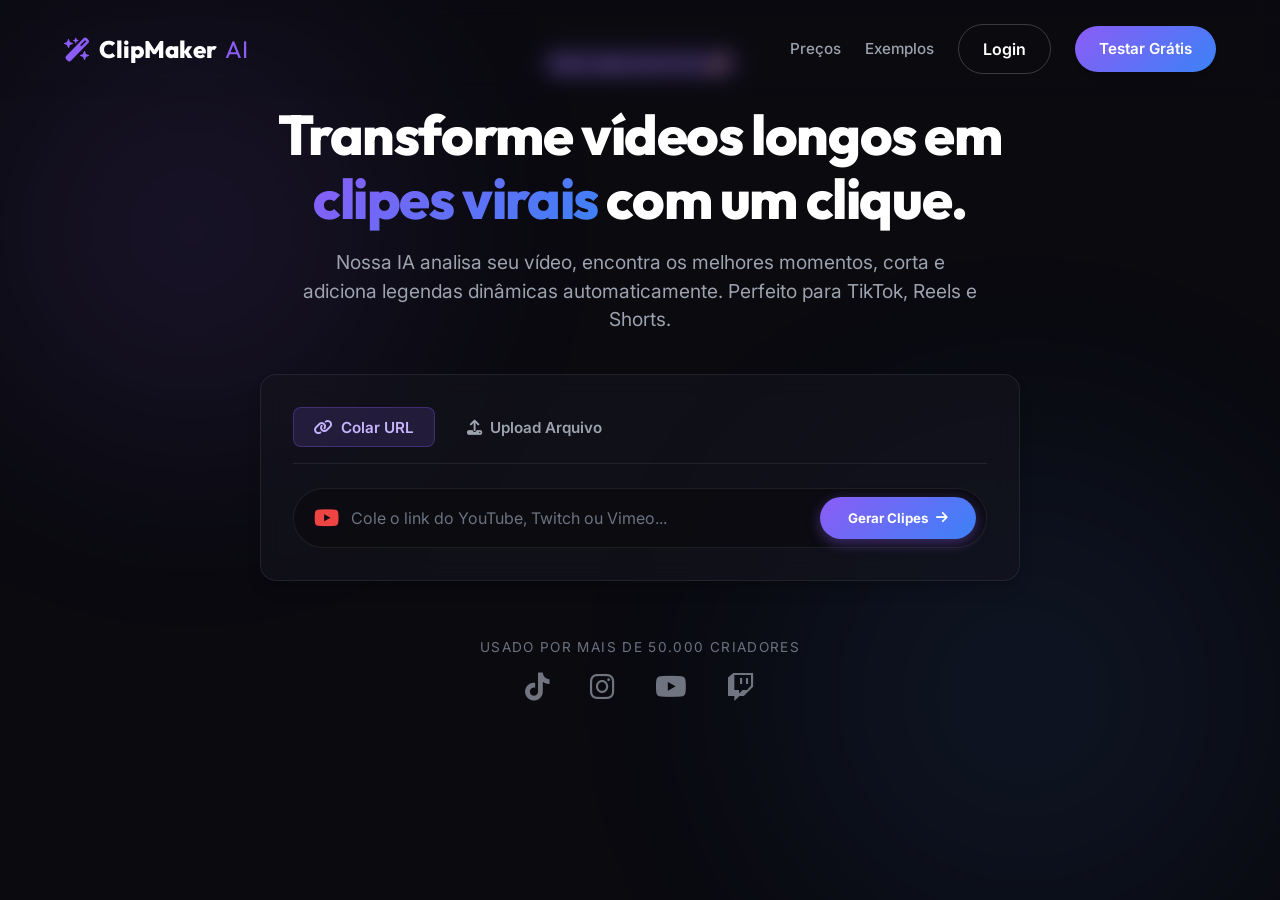
<file: index.html>
<!DOCTYPE html>
<html lang="pt-BR">
<head>
    <meta charset="UTF-8">
    <meta name="viewport" content="width=device-width, initial-scale=1.0">
    <title>ClipMaker AI - Gere Clipes Virais em Segundos</title>
    
    <!-- Google Fonts -->
    <link rel="preconnect" href="https://fonts.googleapis.com">
    <link rel="preconnect" href="https://fonts.gstatic.com" crossorigin>
    <link href="https://fonts.googleapis.com/css2?family=Inter:wght@300;400;500;600;700&family=Outfit:wght@400;500;700;800&display=swap" rel="stylesheet">
    
    <!-- FontAwesome Icons -->
    <link rel="stylesheet" href="https://cdnjs.cloudflare.com/ajax/libs/font-awesome/6.4.0/css/all.min.css">
    
    <!-- Custom CSS -->
    <link rel="stylesheet" href="css/styles.css">
    <link rel="stylesheet" href="css/components.css">
</head>
<body>
    <div class="background-effects">
        <div class="glow-orb orb-1"></div>
        <div class="glow-orb orb-2"></div>
    </div>

    <nav class="navbar">
        <div class="container nav-content">
            <a href="#" class="logo">
                <i class="fa-solid fa-wand-magic-sparkles"></i>
                ClipMaker<span>AI</span>
            </a>
            <div class="nav-links">
                <a href="#">Preços</a>
                <a href="#">Exemplos</a>
                <a href="#" class="btn-primary-outline" id="btn-login-nav">Login</a>
                <a href="#" class="btn-primary" id="btn-register-nav">Testar Grátis</a>
            </div>
        </div>
    </nav>

    <main class="container">
        <!-- Hero Section -->
        <section class="hero" id="hero-section">
            <span class="badge">Novo motor de IA V2.0 🚀</span>
            <h1 class="hero-title">Transforme vídeos longos em <br> <span class="gradient-text">clipes virais</span> com um clique.</h1>
            <p class="hero-subtitle">Nossa IA analisa seu vídeo, encontra os melhores momentos, corta e adiciona legendas dinâmicas automaticamente. Perfeito para TikTok, Reels e Shorts.</p>
            
            <div class="upload-container glass-panel">
                <div class="upload-tabs">
                    <button class="tab-btn active" data-tab="url"><i class="fa-solid fa-link"></i> Colar URL</button>
                    <button class="tab-btn" data-tab="file"><i class="fa-solid fa-upload"></i> Upload Arquivo</button>
                </div>
                
                <div class="tab-content active" id="tab-url">
                    <div class="input-group">
                        <i class="fa-brands fa-youtube input-icon"></i>
                        <input type="text" id="video-url" placeholder="Cole o link do YouTube, Twitch ou Vimeo..." autocomplete="off">
                        <button class="btn-generate" id="btn-generate-url">
                            Gerar Clipes <i class="fa-solid fa-arrow-right"></i>
                        </button>
                    </div>
                </div>
                
                <div class="tab-content" id="tab-file">
                    <div class="drop-zone" id="drop-zone">
                        <div class="drop-icon">
                            <i class="fa-solid fa-cloud-arrow-up"></i>
                        </div>
                        <h3>Arraste e solte seu vídeo aqui</h3>
                        <p>MP4, MOV ou WEBM (Max 5GB)</p>
                        <button class="btn-secondary" id="btn-browse">Procurar Arquivo</button>
                        <input type="file" id="file-input" hidden accept="video/mp4,video/quicktime,video/webm">
                    </div>
                </div>
            </div>
            
            <div class="trusted-by">
                <p>Usado por mais de 50.000 criadores</p>
                <div class="logos">
                    <!-- Logos simuladas -->
                    <i class="fa-brands fa-tiktok"></i>
                    <i class="fa-brands fa-instagram"></i>
                    <i class="fa-brands fa-youtube"></i>
                    <i class="fa-brands fa-twitch"></i>
                </div>
            </div>
        </section>

        <!-- Processing Section (Hidden by default) -->
        <section class="processing hidden" id="processing-section">
            <div class="processing-content glass-panel">
                <div class="loader-circle">
                    <svg viewBox="0 0 100 100">
                        <circle cx="50" cy="50" r="45"></circle>
                        <circle cx="50" cy="50" r="45" class="progress"></circle>
                    </svg>
                    <div class="percentage" id="processing-percentage">0%</div>
                </div>
                <h2 class="processing-title">Analisando o vídeo...</h2>
                <div class="processing-steps">
                    <div class="step active" id="step-1"><i class="fa-solid fa-check"></i> Baixando mídia</div>
                    <div class="step" id="step-2"><i class="fa-solid fa-spinner fa-spin"></i> Transcrevendo áudio</div>
                    <div class="step pending" id="step-3"><i class="fa-solid fa-circle"></i> Detectando momentos virais</div>
                    <div class="step pending" id="step-4"><i class="fa-solid fa-circle"></i> Renderizando legendas</div>
                </div>
            </div>
        </section>

        <!-- Dashboard / Results Section (Hidden by default) -->
        <section class="results hidden" id="results-section">
            <div class="results-header">
                <div class="video-info">
                    <div class="video-thumbnail">
                        <i class="fa-solid fa-video"></i>
                    </div>
                    <div>
                        <h2>Clipes Gerados</h2>
                        <p class="source-name">Podcast Episódio #42.mp4</p>
                    </div>
                </div>
                <button class="btn-secondary btn-sm" id="btn-new-video"><i class="fa-solid fa-plus"></i> Novo Vídeo</button>
            </div>
            
            <div class="clips-grid" id="clips-container">
                <!-- Clipes injetados via JS -->
            </div>
        </section>
        
        <!-- Editor Modal (Hidden by default) -->
        <div class="modal hidden" id="editor-modal">
            <div class="modal-content glass-panel">
                <div class="modal-header">
                    <h3>Editor de Clipe</h3>
                    <button class="btn-close" id="btn-close-modal"><i class="fa-solid fa-xmark"></i></button>
                </div>
                <div class="modal-body">
                    <div class="editor-layout">
                        <div class="video-preview-container">
                            <div class="video-player-mock">
                                <i class="fa-solid fa-play play-icon"></i>
                                <div class="mock-captions">Eu adoro programar <span>IA</span></div>
                            </div>
                            <div class="player-controls">
                                <button><i class="fa-solid fa-play"></i></button>
                                <div class="timeline">
                                    <div class="timeline-progress"></div>
                                </div>
                                <span>00:00 / 00:45</span>
                            </div>
                        </div>
                        <div class="transcript-editor">
                            <h4>Transcrição <span class="badge sm">Editar</span></h4>
                            <div class="transcript-text" id="transcript-container">
                                <!-- Palavras injetadas via JS -->
                            </div>
                            <div class="editor-actions">
                                <button class="btn-secondary block"><i class="fa-solid fa-wand-sparkles"></i> Estilo das Legendas</button>
                                <button class="btn-primary block"><i class="fa-solid fa-download"></i> Exportar 1080p</button>
                            </div>
                        </div>
                    </div>
                </div>
            </div>
        </div>
        <!-- Auth Modal -->
        <div class="modal hidden" id="auth-modal">
            <div class="modal-content glass-panel" style="max-width: 400px; margin: 10vh auto;">
                <div class="modal-header">
                    <h3 id="auth-title">Entrar</h3>
                    <button class="btn-close" id="btn-close-auth"><i class="fa-solid fa-xmark"></i></button>
                </div>
                <div class="modal-body">
                    <form id="auth-form" style="display: flex; flex-direction: column; gap: 15px;">
                        <input type="email" id="auth-email" placeholder="Seu email" required class="input-group" style="padding: 12px; border-radius: 8px; border: 1px solid rgba(255,255,255,0.1); background: rgba(0,0,0,0.5); color: white;">
                        <input type="password" id="auth-password" placeholder="Sua senha" required class="input-group" style="padding: 12px; border-radius: 8px; border: 1px solid rgba(255,255,255,0.1); background: rgba(0,0,0,0.5); color: white;">
                        <button type="submit" class="btn-primary block" id="btn-submit-auth">Entrar</button>
                    </form>
                    <p style="text-align: center; margin-top: 15px; font-size: 0.9em;">
                        <a href="#" id="auth-toggle-mode" style="color: #a78bfa;">Não tem uma conta? Cadastre-se</a>
                    </p>
                </div>
            </div>
        </div>

    </main>

    <script src="js/mockData.js"></script>
    <script src="js/ui.js"></script>
    <script src="js/app.js"></script>
</body>
</html>
</file>
<file: css/styles.css>
:root {
    /* Color Palette - Premium Dark Theme */
    --bg-primary: #0a0a0f;
    --bg-secondary: #12121a;
    --bg-panel: rgba(20, 20, 30, 0.6);
    
    --text-primary: #ffffff;
    --text-secondary: #9ca3af;
    --text-muted: #6b7280;
    
    --accent-primary: #8b5cf6;
    --accent-secondary: #3b82f6;
    --accent-gradient: linear-gradient(135deg, var(--accent-primary), var(--accent-secondary));
    
    --success: #10b981;
    --warning: #f59e0b;
    --danger: #ef4444;
    
    --border-color: rgba(255, 255, 255, 0.08);
    --border-hover: rgba(255, 255, 255, 0.15);
    
    /* Typography */
    --font-primary: 'Inter', system-ui, -apple-system, sans-serif;
    --font-heading: 'Outfit', system-ui, -apple-system, sans-serif;
    
    /* Effects & Shadows */
    --shadow-sm: 0 1px 2px 0 rgba(0, 0, 0, 0.05);
    --shadow-md: 0 4px 6px -1px rgba(0, 0, 0, 0.1), 0 2px 4px -1px rgba(0, 0, 0, 0.06);
    --shadow-lg: 0 10px 15px -3px rgba(0, 0, 0, 0.2), 0 4px 6px -2px rgba(0, 0, 0, 0.1);
    --shadow-glow: 0 0 20px rgba(139, 92, 246, 0.3);
    
    --radius-sm: 0.375rem;
    --radius-md: 0.5rem;
    --radius-lg: 1rem;
    --radius-xl: 1.5rem;
    --radius-full: 9999px;
    
    /* Transitions */
    --transition-fast: 0.15s ease;
    --transition-normal: 0.3s ease;
    --transition-bounce: 0.5s cubic-bezier(0.175, 0.885, 0.32, 1.275);
}

* {
    margin: 0;
    padding: 0;
    box-sizing: border-box;
}

body {
    background-color: var(--bg-primary);
    color: var(--text-primary);
    font-family: var(--font-primary);
    line-height: 1.5;
    min-height: 100vh;
    overflow-x: hidden;
    position: relative;
}

/* Typography Base */
h1, h2, h3, h4, h5, h6 {
    font-family: var(--font-heading);
    font-weight: 700;
    line-height: 1.2;
    letter-spacing: -0.025em;
}

a {
    color: inherit;
    text-decoration: none;
    transition: color var(--transition-fast);
}

/* Utilities */
.container {
    width: 100%;
    max-width: 1200px;
    margin: 0 auto;
    padding: 0 1.5rem;
}

.hidden {
    display: none !important;
}

.gradient-text {
    background: var(--accent-gradient);
    -webkit-background-clip: text;
    -webkit-text-fill-color: transparent;
    background-clip: text;
    color: transparent;
}

.glass-panel {
    background: var(--bg-panel);
    backdrop-filter: blur(12px);
    -webkit-backdrop-filter: blur(12px);
    border: 1px solid var(--border-color);
    border-radius: var(--radius-lg);
    box-shadow: var(--shadow-lg);
}

/* Background Effects */
.background-effects {
    position: fixed;
    top: 0;
    left: 0;
    width: 100%;
    height: 100%;
    z-index: -1;
    overflow: hidden;
    pointer-events: none;
}

.glow-orb {
    position: absolute;
    border-radius: 50%;
    filter: blur(100px);
    opacity: 0.4;
    animation: float 20s infinite alternate;
}

.orb-1 {
    top: -10%;
    left: -10%;
    width: 50vw;
    height: 50vw;
    background: radial-gradient(circle, rgba(139, 92, 246, 0.4) 0%, rgba(0,0,0,0) 70%);
}

.orb-2 {
    bottom: -20%;
    right: -10%;
    width: 60vw;
    height: 60vw;
    background: radial-gradient(circle, rgba(59, 130, 246, 0.3) 0%, rgba(0,0,0,0) 70%);
    animation-delay: -5s;
}

@keyframes float {
    0% { transform: translate(0, 0) scale(1); }
    50% { transform: translate(5%, 10%) scale(1.1); }
    100% { transform: translate(-5%, 5%) scale(0.9); }
}

/* Buttons */
button {
    font-family: inherit;
    cursor: pointer;
    border: none;
    outline: none;
    transition: all var(--transition-normal);
}

.btn-primary {
    background: var(--accent-gradient);
    color: white;
    padding: 0.75rem 1.5rem;
    border-radius: var(--radius-full);
    font-weight: 600;
    font-size: 0.95rem;
    box-shadow: var(--shadow-md);
    position: relative;
    overflow: hidden;
    display: inline-flex;
    align-items: center;
    justify-content: center;
    gap: 0.5rem;
}

.btn-primary:hover {
    box-shadow: var(--shadow-glow);
    transform: translateY(-2px);
}

.btn-primary::after {
    content: '';
    position: absolute;
    top: 0;
    left: -100%;
    width: 100%;
    height: 100%;
    background: linear-gradient(90deg, transparent, rgba(255,255,255,0.2), transparent);
    transition: left 0.5s ease;
}

.btn-primary:hover::after {
    left: 100%;
}

.btn-primary-outline {
    background: transparent;
    color: white;
    padding: 0.75rem 1.5rem;
    border-radius: var(--radius-full);
    font-weight: 600;
    border: 1px solid rgba(255,255,255,0.2);
}

.btn-primary-outline:hover {
    border-color: white;
    background: rgba(255,255,255,0.05);
}

.btn-secondary {
    background: rgba(255,255,255,0.1);
    color: white;
    padding: 0.75rem 1.5rem;
    border-radius: var(--radius-md);
    font-weight: 500;
    border: 1px solid var(--border-color);
    display: inline-flex;
    align-items: center;
    justify-content: center;
    gap: 0.5rem;
}

.btn-secondary:hover {
    background: rgba(255,255,255,0.15);
    border-color: var(--border-hover);
}

.btn-sm {
    padding: 0.5rem 1rem;
    font-size: 0.875rem;
}

.btn-close {
    background: transparent;
    color: var(--text-secondary);
    font-size: 1.25rem;
    width: 32px;
    height: 32px;
    border-radius: var(--radius-full);
    display: flex;
    align-items: center;
    justify-content: center;
}

.btn-close:hover {
    background: rgba(255,255,255,0.1);
    color: white;
}

.block {
    width: 100%;
}

/* Badges */
.badge {
    display: inline-block;
    padding: 0.25rem 0.75rem;
    border-radius: var(--radius-full);
    background: rgba(139, 92, 246, 0.15);
    color: #a78bfa;
    font-size: 0.875rem;
    font-weight: 500;
    border: 1px solid rgba(139, 92, 246, 0.3);
}

.badge.sm {
    padding: 0.15rem 0.5rem;
    font-size: 0.75rem;
}

/* Navbar */
.navbar {
    padding: 1.5rem 0;
    position: fixed;
    top: 0;
    left: 0;
    width: 100%;
    z-index: 100;
    backdrop-filter: blur(10px);
    -webkit-backdrop-filter: blur(10px);
    border-bottom: 1px solid transparent;
    transition: all var(--transition-normal);
}

.navbar.scrolled {
    background: rgba(10, 10, 15, 0.8);
    border-bottom: 1px solid var(--border-color);
    padding: 1rem 0;
}

.nav-content {
    display: flex;
    justify-content: space-between;
    align-items: center;
}

.logo {
    font-family: var(--font-heading);
    font-size: 1.5rem;
    font-weight: 800;
    display: flex;
    align-items: center;
    gap: 0.5rem;
}

.logo i {
    color: var(--accent-primary);
}

.logo span {
    color: var(--accent-primary);
    font-weight: 400;
}

.nav-links {
    display: flex;
    align-items: center;
    gap: 1.5rem;
}

.nav-links a:not([class^="btn"]) {
    color: var(--text-secondary);
    font-weight: 500;
    font-size: 0.95rem;
}

.nav-links a:not([class^="btn"]):hover {
    color: var(--text-primary);
}

/* Layout */
main {
    padding-top: 6rem;
    padding-bottom: 4rem;
}

/* Animations */
@keyframes fadeIn {
    from { opacity: 0; transform: translateY(10px); }
    to { opacity: 1; transform: translateY(0); }
}

.fade-in {
    animation: fadeIn 0.5s ease forwards;
}
@ k e y f r a m e s   p u l s e T e x t   {   0 %   {   o p a c i t y :   1 ;   }   5 0 %   {   o p a c i t y :   0 . 5 ;   }   1 0 0 %   {   o p a c i t y :   1 ;   }   }   . p u l s e - a n i m a t i o n   {   a n i m a t i o n :   p u l s e T e x t   1 . 5 s   i n f i n i t e   e a s e - i n - o u t ;   }  
 
</file>
<file: css/components.css>
/* Hero Section */
.hero {
    text-align: center;
    padding: 3rem 0 4rem;
    display: flex;
    flex-direction: column;
    align-items: center;
}

.hero-title {
    font-size: 3.5rem;
    font-weight: 800;
    line-height: 1.15;
    margin: 1.5rem 0 1rem;
    max-width: 900px;
}

.hero-subtitle {
    font-size: 1.2rem;
    color: var(--text-secondary);
    max-width: 680px;
    margin-bottom: 2.5rem;
}

/* Upload Container */
.upload-container {
    width: 100%;
    max-width: 760px;
    padding: 2rem;
    position: relative;
    overflow: hidden;
}

.upload-tabs {
    display: flex;
    gap: 0.75rem;
    margin-bottom: 1.5rem;
    border-bottom: 1px solid var(--border-color);
    padding-bottom: 1rem;
}

.tab-btn {
    background: transparent;
    color: var(--text-secondary);
    font-weight: 600;
    font-size: 0.95rem;
    padding: 0.6rem 1.25rem;
    border-radius: var(--radius-md);
    display: flex;
    align-items: center;
    gap: 0.5rem;
}

.tab-btn.active {
    background: rgba(139, 92, 246, 0.15);
    color: #c4b5fd;
    border: 1px solid rgba(139, 92, 246, 0.3);
}

.tab-content {
    display: none;
}

.tab-content.active {
    display: block;
    animation: fadeIn 0.3s ease;
}

/* Input Group */
.input-group {
    display: flex;
    align-items: center;
    background: rgba(10, 10, 15, 0.7);
    border: 1px solid var(--border-color);
    border-radius: var(--radius-full);
    padding: 0.5rem 0.6rem 0.5rem 1.25rem;
    transition: border-color var(--transition-normal);
}

.input-group:focus-within {
    border-color: var(--accent-primary);
    box-shadow: 0 0 15px rgba(139, 92, 246, 0.2);
}

.input-icon {
    color: #ef4444;
    font-size: 1.4rem;
    margin-right: 0.75rem;
}

.input-group input {
    flex: 1;
    background: transparent;
    border: none;
    outline: none;
    color: var(--text-primary);
    font-size: 1rem;
    font-family: inherit;
}

.input-group input::placeholder {
    color: var(--text-muted);
}

.btn-generate {
    background: var(--accent-gradient);
    color: white;
    padding: 0.8rem 1.75rem;
    border-radius: var(--radius-full);
    font-weight: 700;
    display: flex;
    align-items: center;
    gap: 0.5rem;
    box-shadow: 0 4px 14px rgba(139, 92, 246, 0.4);
    white-space: nowrap;
}

.btn-generate:hover {
    transform: translateY(-2px);
    box-shadow: 0 6px 20px rgba(139, 92, 246, 0.6);
}

/* Drop Zone */
.drop-zone {
    border: 2px dashed rgba(139, 92, 246, 0.4);
    border-radius: var(--radius-lg);
    padding: 3rem 2rem;
    text-align: center;
    background: rgba(139, 92, 246, 0.03);
    cursor: pointer;
    transition: all var(--transition-normal);
}

.drop-zone:hover, .drop-zone.drag-over {
    border-color: var(--accent-primary);
    background: rgba(139, 92, 246, 0.08);
}

.drop-icon {
    font-size: 3rem;
    color: var(--accent-primary);
    margin-bottom: 1rem;
}

.drop-zone h3 {
    font-size: 1.25rem;
    margin-bottom: 0.5rem;
}

.drop-zone p {
    color: var(--text-muted);
    font-size: 0.9rem;
    margin-bottom: 1.5rem;
}

/* Trusted By */
.trusted-by {
    margin-top: 3.5rem;
    text-align: center;
}

.trusted-by p {
    color: var(--text-muted);
    font-size: 0.85rem;
    text-transform: uppercase;
    letter-spacing: 0.1em;
    margin-bottom: 1rem;
}

.trusted-by .logos {
    display: flex;
    justify-content: center;
    gap: 2.5rem;
    font-size: 1.75rem;
    color: var(--text-secondary);
    opacity: 0.7;
}

/* Processing View */
.processing {
    display: flex;
    justify-content: center;
    padding: 3rem 0;
}

.processing-content {
    max-width: 550px;
    width: 100%;
    padding: 3rem 2rem;
    text-align: center;
}

.loader-circle {
    position: relative;
    width: 130px;
    height: 130px;
    margin: 0 auto 1.5rem;
}

.loader-circle svg {
    width: 100%;
    height: 100%;
    transform: rotate(-90deg);
}

.loader-circle circle {
    fill: none;
    stroke-width: 8;
    stroke: rgba(255, 255, 255, 0.05);
}

.loader-circle circle.progress {
    stroke: url(#accentGradient);
    stroke: var(--accent-primary);
    stroke-dasharray: 283;
    stroke-dashoffset: 283;
    stroke-linecap: round;
    transition: stroke-dashoffset 0.4s ease;
}

.loader-circle .percentage {
    position: absolute;
    top: 50%;
    left: 50%;
    transform: translate(-50%, -50%);
    font-size: 1.75rem;
    font-weight: 800;
    font-family: var(--font-heading);
}

.processing-title {
    font-size: 1.5rem;
    margin-bottom: 2rem;
}

.processing-steps {
    display: flex;
    flex-direction: column;
    gap: 1rem;
    text-align: left;
}

.processing-steps .step {
    display: flex;
    align-items: center;
    gap: 0.85rem;
    padding: 0.85rem 1.2rem;
    border-radius: var(--radius-md);
    background: rgba(255, 255, 255, 0.03);
    border: 1px solid var(--border-color);
    font-size: 0.95rem;
    color: var(--text-secondary);
    transition: all 0.3s ease;
}

.processing-steps .step.active {
    background: rgba(139, 92, 246, 0.12);
    border-color: rgba(139, 92, 246, 0.4);
    color: var(--text-primary);
    font-weight: 600;
}

.processing-steps .step.done {
    border-color: rgba(16, 185, 129, 0.3);
    color: var(--success);
}

.processing-steps .step.pending {
    opacity: 0.4;
}

/* Results / Dashboard */
.results {
    animation: fadeIn 0.5s ease;
}

.results-header {
    display: flex;
    justify-content: space-between;
    align-items: center;
    margin-bottom: 2.5rem;
    padding-bottom: 1.5rem;
    border-bottom: 1px solid var(--border-color);
}

.video-info {
    display: flex;
    align-items: center;
    gap: 1rem;
}

.video-thumbnail {
    width: 52px;
    height: 52px;
    border-radius: var(--radius-md);
    background: var(--accent-gradient);
    display: flex;
    align-items: center;
    justify-content: center;
    font-size: 1.5rem;
    color: white;
}

.source-name {
    color: var(--text-secondary);
    font-size: 0.95rem;
}

.clips-grid {
    display: grid;
    grid-template-columns: repeat(auto-fill, minmax(320px, 1fr));
    gap: 2rem;
}

/* Clip Card */
.clip-card {
    background: var(--bg-secondary);
    border: 1px solid var(--border-color);
    border-radius: var(--radius-lg);
    overflow: hidden;
    display: flex;
    flex-direction: column;
    transition: transform var(--transition-normal), border-color var(--transition-normal);
}

.clip-card:hover {
    transform: translateY(-5px);
    border-color: var(--accent-primary);
    box-shadow: 0 10px 25px rgba(0, 0, 0, 0.4);
}

.clip-preview-container {
    position: relative;
    width: 100%;
    aspect-ratio: 9/16;
    max-height: 380px;
    background: #000;
    overflow: hidden;
    cursor: pointer;
}

.clip-preview-container video, .clip-preview-container img {
    width: 100%;
    height: 100%;
    object-fit: cover;
}

.clip-overlay-play {
    position: absolute;
    top: 50%;
    left: 50%;
    transform: translate(-50%, -50%);
    width: 56px;
    height: 56px;
    border-radius: 50%;
    background: rgba(10, 10, 15, 0.7);
    backdrop-filter: blur(8px);
    display: flex;
    align-items: center;
    justify-content: center;
    color: white;
    font-size: 1.25rem;
    border: 1px solid rgba(255, 255, 255, 0.2);
    transition: transform 0.2s ease, background 0.2s ease;
}

.clip-preview-container:hover .clip-overlay-play {
    transform: translate(-50%, -50%) scale(1.15);
    background: var(--accent-primary);
}

.clip-badges {
    position: absolute;
    top: 0.85rem;
    left: 0.85rem;
    right: 0.85rem;
    display: flex;
    justify-content: space-between;
    align-items: center;
}

.viral-badge {
    background: rgba(10, 10, 15, 0.85);
    backdrop-filter: blur(6px);
    padding: 0.3rem 0.75rem;
    border-radius: var(--radius-full);
    font-size: 0.8rem;
    font-weight: 700;
    display: flex;
    align-items: center;
    gap: 0.4rem;
    border: 1px solid rgba(255, 255, 255, 0.1);
}

.viral-score-high { color: #10b981; border-color: rgba(16, 185, 129, 0.4); }
.viral-score-med { color: #f59e0b; border-color: rgba(245, 158, 11, 0.4); }

.clip-duration {
    background: rgba(0, 0, 0, 0.7);
    padding: 0.25rem 0.6rem;
    border-radius: var(--radius-sm);
    font-size: 0.75rem;
    font-weight: 600;
}

.clip-details {
    padding: 1.25rem;
    display: flex;
    flex-direction: column;
    flex: 1;
    justify-content: space-between;
}

.clip-card-title {
    font-size: 1.1rem;
    font-weight: 700;
    margin-bottom: 0.5rem;
    line-height: 1.3;
}

.clip-card-hook {
    font-size: 0.85rem;
    color: var(--text-secondary);
    margin-bottom: 1.2rem;
    line-height: 1.4;
}

.clip-card-actions {
    display: flex;
    gap: 0.6rem;
}

/* Modal Editor */
.modal {
    position: fixed;
    top: 0;
    left: 0;
    width: 100%;
    height: 100%;
    background: rgba(0, 0, 0, 0.85);
    backdrop-filter: blur(10px);
    z-index: 1000;
    display: flex;
    align-items: center;
    justify-content: center;
    padding: 1.5rem;
    animation: fadeIn 0.2s ease;
}

.modal-content {
    width: 100%;
    max-width: 960px;
    background: var(--bg-secondary);
    border: 1px solid var(--border-color);
    border-radius: var(--radius-xl);
    overflow: hidden;
    max-height: 90vh;
    display: flex;
    flex-direction: column;
}

.modal-header {
    display: flex;
    justify-content: space-between;
    align-items: center;
    padding: 1.25rem 1.75rem;
    border-bottom: 1px solid var(--border-color);
}

.modal-body {
    padding: 1.75rem;
    overflow-y: auto;
}

.editor-layout {
    display: grid;
    grid-template-columns: 320px 1fr;
    gap: 2rem;
}

.video-preview-container {
    display: flex;
    flex-direction: column;
    gap: 1rem;
}

.video-player-mock {
    aspect-ratio: 9/16;
    background: #000;
    border-radius: var(--radius-lg);
    position: relative;
    display: flex;
    align-items: center;
    justify-content: center;
    overflow: hidden;
    border: 1px solid var(--border-color);
}

.video-player-mock .play-icon {
    font-size: 2.5rem;
    color: rgba(255, 255, 255, 0.4);
}

.mock-captions {
    position: absolute;
    bottom: 25%;
    left: 10%;
    right: 10%;
    text-align: center;
    font-family: var(--font-heading);
    font-size: 1.5rem;
    font-weight: 900;
    text-transform: uppercase;
    color: #fff;
    text-shadow: 0 3px 8px rgba(0, 0, 0, 0.9);
    line-height: 1.2;
}

.mock-captions span {
    color: #facc15;
    background: rgba(0, 0, 0, 0.7);
    padding: 0.1rem 0.4rem;
    border-radius: 4px;
}

.player-controls {
    display: flex;
    align-items: center;
    gap: 0.75rem;
    font-size: 0.8rem;
    color: var(--text-secondary);
}

.player-controls button {
    background: transparent;
    color: white;
    font-size: 1rem;
}

.timeline {
    flex: 1;
    height: 6px;
    background: rgba(255, 255, 255, 0.1);
    border-radius: 3px;
    position: relative;
    cursor: pointer;
}

.timeline-progress {
    width: 35%;
    height: 100%;
    background: var(--accent-primary);
    border-radius: 3px;
}

.transcript-editor {
    display: flex;
    flex-direction: column;
    gap: 1rem;
}

.transcript-editor h4 {
    display: flex;
    align-items: center;
    justify-content: space-between;
    font-size: 1.1rem;
}

.transcript-text {
    flex: 1;
    min-height: 220px;
    max-height: 280px;
    overflow-y: auto;
    background: rgba(10, 10, 15, 0.5);
    padding: 1rem;
    border-radius: var(--radius-md);
    border: 1px solid var(--border-color);
    display: flex;
    flex-wrap: wrap;
    align-content: flex-start;
    gap: 0.5rem;
}

.transcript-word {
    padding: 0.3rem 0.6rem;
    background: rgba(255, 255, 255, 0.05);
    border: 1px solid var(--border-color);
    border-radius: var(--radius-sm);
    font-size: 0.9rem;
    cursor: pointer;
    transition: all 0.15s ease;
    display: inline-flex;
    align-items: center;
    gap: 0.35rem;
}

.transcript-word:hover {
    background: rgba(139, 92, 246, 0.2);
    border-color: var(--accent-primary);
}

.transcript-word.active {
    background: var(--accent-primary);
    color: white;
    font-weight: 700;
}

.transcript-word.highlighted {
    border-color: #facc15;
    color: #facc15;
    background: rgba(250, 204, 21, 0.15);
}

.editor-actions {
    display: flex;
    gap: 0.75rem;
    margin-top: 1rem;
}

/* Responsiveness */
@media (max-width: 868px) {
    .hero-title {
        font-size: 2.5rem;
    }
    .editor-layout {
        grid-template-columns: 1fr;
    }
    .video-player-mock {
        max-height: 280px;
    }
}
</file>
